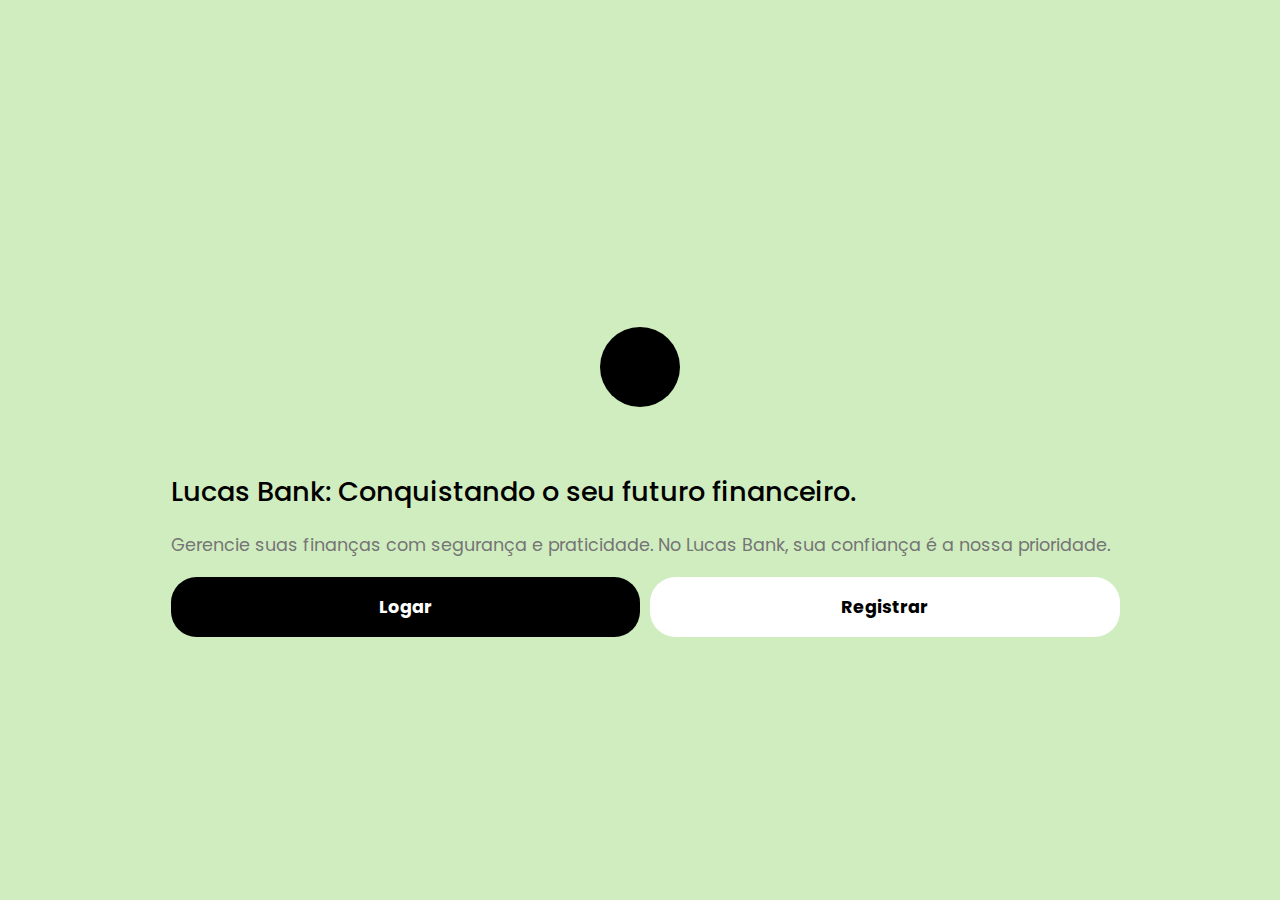
<file: index.html>
<!DOCTYPE html>
<html lang="en">

<head>
    <meta charset="UTF-8">
    <meta name="viewport" content="width=device-width, initial-scale=1.0">
    <title>Página Inicial | LucasBank</title>
    <!-- CSS File -->
    <link rel="stylesheet" href="./assets/css/style.css">
    <!-- JS File -->
    <script src="./" defer></script>
    <!-- Bootstrap -->
    <link rel="stylesheet" href="https://cdn.jsdelivr.net/npm/bootstrap-icons@1.11.3/font/bootstrap-icons.min.css">
</head>

<body>
    <div class="container">
        <div class="logo"></div>

        <div class="content">
            <p class="title">Lucas Bank: Conquistando o seu futuro financeiro.</p>
            <p class="text">Gerencie suas finanças com segurança e praticidade. No Lucas Bank, sua confiança é a nossa
                prioridade.</p>

            <div class="buttons">
                <a href="./pages/login.html" class="btn btn-login">Logar</a>

                <a href="./pages/register.html " class="btn btn-register">Registrar</a>
            </div>
        </div>
    </div>
</body>

</html>
</file>
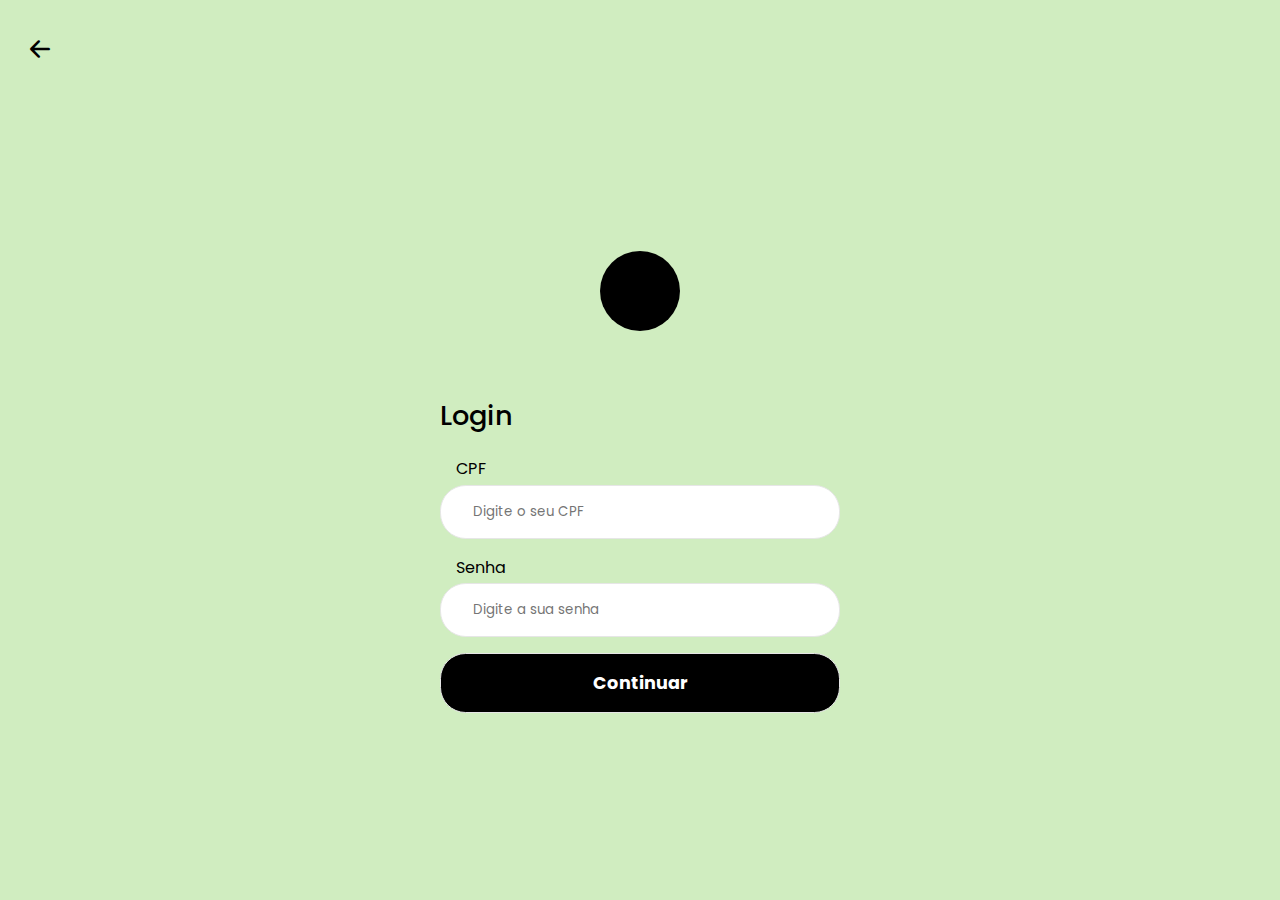
<file: pages/bank.html>
<!DOCTYPE html>
<html lang="en">

<head>
    <meta charset="UTF-8">
    <meta name="viewport" content="width=device-width, initial-scale=1.0">
    <title>Página Inicial | LucasBank</title>
    <!-- CSS File -->
    <link rel="stylesheet" href="../assets/css/bank.css">
    <!-- JS File -->
    <script src="../assets/js/bank.js" defer></script>
    <!-- Bootstrap -->
    <link rel="stylesheet" href="https://cdn.jsdelivr.net/npm/bootstrap-icons@1.11.3/font/bootstrap-icons.min.css">
</head>

<body>
    <div class="container">
        <section class="balance-section">
            <div class="balance-content">
                <div class="profile-pic"></div>

                <div class="balance-info">
                    <p class="balance-title">saldo atual</p>
                    <p class="balance">$<span class="balance-amount">56.980,00</span></p>
                </div>
            </div>

            <div class="util-btns">
                <button class="hide-btn">
                    <i id="hide-icon" class="bi bi-eye-slash-fill"></i>
                </button>

                <button class="logout-btn">
                    <i class="bi bi-person-x-fill"></i>
                </button>
            </div>
        </section>

        <section class="card-section">
            <div class="card">
                <div class="card-top">
                    <p class="card-name">Lucas Carvalho</p>
                    <img src="../assets/images/mastercard.svg" class="card-flag">
                </div>

                <div class="card-chip">
                    <img src="../assets/images/card-chip.png">
                </div>

                <div class="card-bottom">
                    <p class="card-number">1234 5678 9123 4567</p>
                    <p class="card-vadility">10/25</p>
                </div>
            </div>
        </section>

        <section class="actions-section">
            <a href="#" class="action-item">
                <i class="bi bi-cash"></i>
                Depositar
            </a>

            <a href="#" class="action-item">
                <i class="bi bi-wallet2"></i>
                Sacar
            </a>

            <a href="../pages/transfer.html" class="action-item">
                <i class="bi bi-arrow-left-right"></i>
                Transferir
            </a>
        </section>

        <section class="transactions-section">
            <p class="transactions-title">Transações</p>

            <!-- Transaction 1 -->
            <div class="transaction">
                <div class="left-side">
                    <span class="avatar">BM</span>
                    <div class="left-side-txt">
                        <p class="name">Bruna Melo</p>
                        <p class="time">Hoje, 12:30</p>
                    </div>
                </div>
                <div class="transaction-amount">-$438</div>
            </div>

            <!-- Transaction 2 -->
            <div class="transaction">
                <div class="left-side">
                    <span class="avatar">RC</span>
                    <div class="left-side-txt">
                        <p class="name">Rogério Carvalho</p>
                        <p class="time">Hoje, 12:30</p>
                    </div>
                </div>
                <div class="transaction-amount">+$1400</div>
            </div>

            <!-- Transaction 3 -->
            <div class="transaction">
                <div class="left-side">
                    <span class="avatar">NC</span>
                    <div class="left-side-txt">
                        <p class="name">Nínive Carvalho</p>
                        <p class="time">Ontem, 15:32</p>
                    </div>
                </div>
                <div class="transaction-amount">+$200</div>
            </div>
        </section>
    </div>
</body>

</html>
</file>
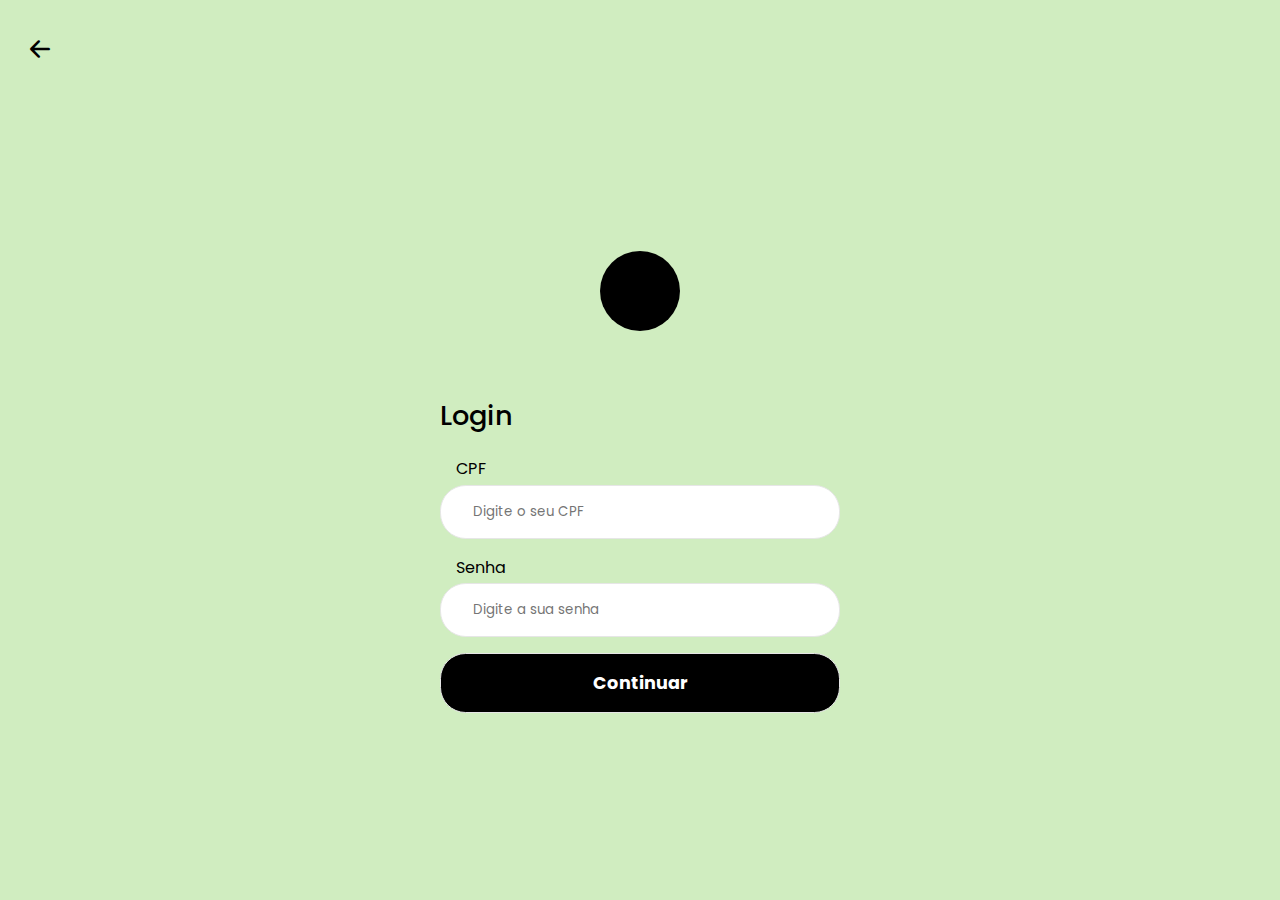
<file: pages/login.html>
<!DOCTYPE html>
<html lang="en">

<head>
    <meta charset="UTF-8">
    <meta name="viewport" content="width=device-width, initial-scale=1, maximum-scale=1, user-scalable=no">
    <title>Login | LucasBank</title>
    <!-- CSS File -->
    <link rel="stylesheet" href="../assets/css/login.css">
    <!-- JS File -->
    <script src="../assets/js/login.js" defer></script>
    <!-- Bootstrap -->
    <link rel="stylesheet" href="https://cdn.jsdelivr.net/npm/bootstrap-icons@1.11.3/font/bootstrap-icons.min.css">
</head>

<body>
    <div class="container">
        <a class="back-btn" href="../index.html">
            <i class="bi bi-arrow-left-short"></i>
        </a>

        <div class="logo"></div>

        <div class="content">
            <p class="title">Login</p>

            <form action="#" id="login-area">
                <div class="cpf">
                    <label for="cpf">CPF</label>
                    <input type="text" name="cpf" id="cpf" placeholder="Digite o seu CPF" autocomplete="off" required>
                </div>

                <div class="password">
                    <label for="password">Senha</label>
                    <input type="password" name="password" id="password" placeholder="Digite a sua senha" autocomplete="off" required>
                </div>
            
                <button class="submit-btn" type="submit">Continuar</button>
            </form>
        </div>
    </div>
</body>

</html>
</file>
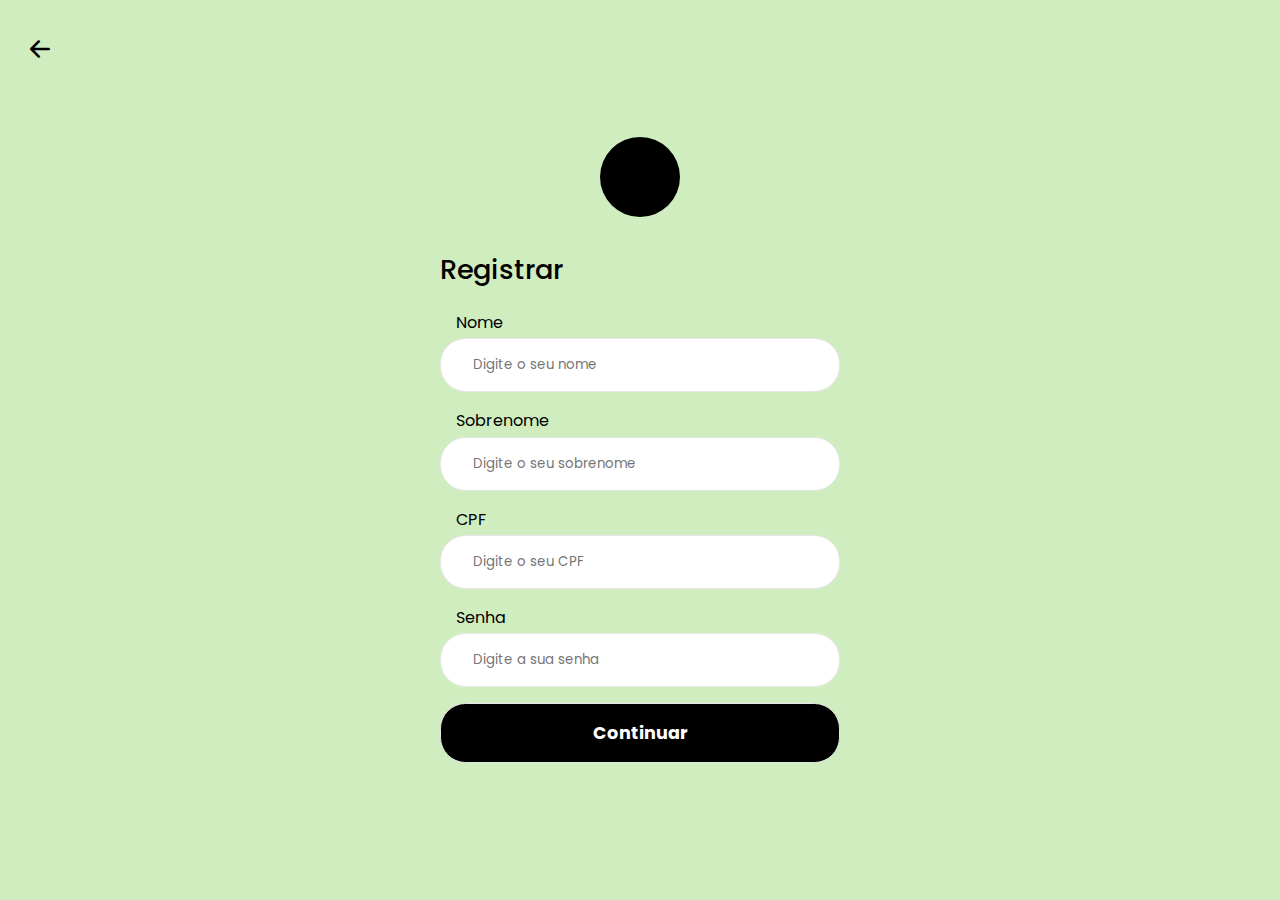
<file: pages/register.html>
<!DOCTYPE html>
<html lang="en">

<head>
    <meta charset="UTF-8">
    <meta name="viewport" content="width=device-width, initial-scale=1, maximum-scale=1, user-scalable=no">
    <title>Registrar | LucasBank</title>
    <!-- CSS File -->
    <link rel="stylesheet" href="../assets/css/register.css">
    <!-- JS File -->
    <script src="../assets/js/register.js" defer></script>
    <!-- Bootstrap -->
    <link rel="stylesheet" href="https://cdn.jsdelivr.net/npm/bootstrap-icons@1.11.3/font/bootstrap-icons.min.css">
</head>

<body>
    <div class="container">
        <a class="back-btn" href="../index.html">
            <i class="bi bi-arrow-left-short"></i>
        </a>

        <div class="logo"></div>

        <div class="content">
            <p class="title">Registrar</p>

            <form action="#" id="register-area">
                <div class="name">
                    <label for="name">Nome</label>
                    <input type="text" name="name" id="name" placeholder="Digite o seu nome" autocomplete="off" required>
                </div>

                <div class="surname">
                    <label for="surname">Sobrenome</label>
                    <input type="text" name="surname" id="surname" placeholder="Digite o seu sobrenome" autocomplete="off" required>
                </div>

                <div class="cpf">
                    <label for="cpf">CPF</label>
                    <input type="text" name="cpf" id="cpf" placeholder="Digite o seu CPF" autocomplete="off" required>
                </div>

                <div class="password">
                    <label for="password">Senha</label>
                    <input type="password" name="password" id="password" placeholder="Digite a sua senha" autocomplete="off" required>
                </div>
            
                <button class="submit-btn" type="submit">Continuar</button>
            </form>
        </div>
    </div>
</body>

</html>
</file>
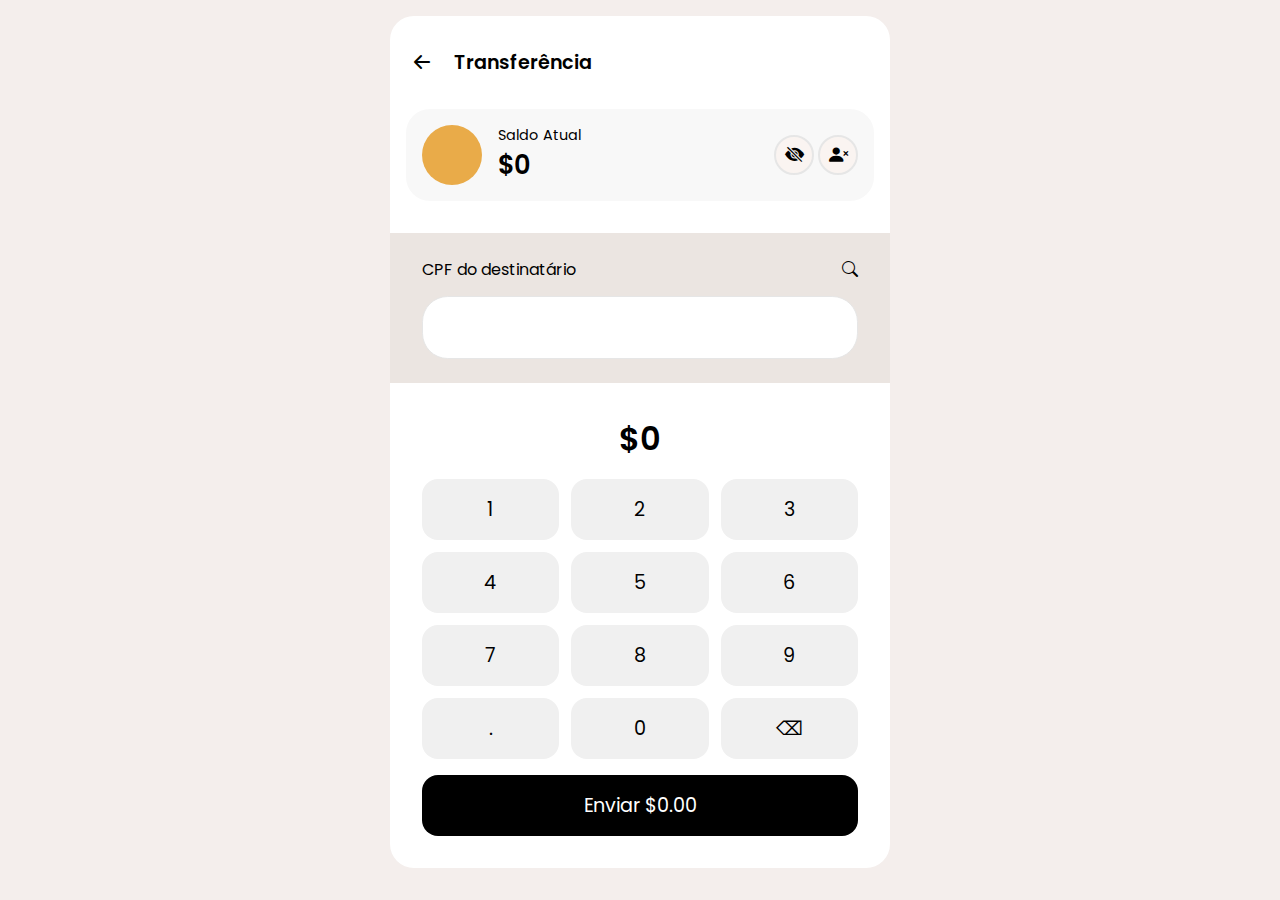
<file: pages/transfer.html>
<!DOCTYPE html>
<html lang="en">

<head>
    <meta charset="UTF-8">
    <meta name="viewport" content="width=device-width, initial-scale=1, maximum-scale=1, user-scalable=no">
    <title>Document</title>
    <!-- CSS File -->
    <link rel="stylesheet" href="../assets/css/transfer.css">
    <!-- JS File -->
    <script src="../assets/js/transfer.js" defer></script>
    <!-- Bootstrap -->
    <link rel="stylesheet" href="https://cdn.jsdelivr.net/npm/bootstrap-icons@1.11.3/font/bootstrap-icons.min.css">
</head>

<body>
    <div class="container">
        <div class="title">
            <a class="back-btn" href="../pages/bank.html">
                <i class="bi bi-arrow-left-short"></i>
            </a>
            <p class="title">Transferência</p>
        </div>

        <section class="balance-section">
            <div class="balance-content">
                <div class="profile-pic"></div>

                <div class="balance-info">
                    <p class="balance-title">Saldo Atual</p>
                    <p class="balance">$<span class="balance-amount">0</span></p>
                </div>
            </div>

            <div class="util-btns">
                <button class="hide-btn">
                    <i id="hide-icon" class="bi bi-eye-slash-fill"></i>
                </button>

                <button class="logout-btn">
                    <i class="bi bi-person-x-fill"></i>
                </button>
            </div>
        </section>

        <section class="beneficiary-section">
            <div class="beneficiary-header">
                <p>CPF do destinatário</p>

                <i class="bi bi-search"></i>
            </div>

            <div class="beneficiary-main">
                <input type="text" name="beneficiary-cpf" id="beneficiary-cpf" autocomplete="off">
            </div>
        </section>

        <section class="transfer-section">
            <p class="amount-display">$<span class="amount">0</span></p>

            <div class="keypad">
                <button class="key">1</button>
                <button class="key">2</button>
                <button class="key">3</button>
                <button class="key">4</button>
                <button class="key">5</button>
                <button class="key">6</button>
                <button class="key">7</button>
                <button class="key">8</button>
                <button class="key">9</button>
                <button class="key">.</button>
                <button class="key">0</button>
                <button class="key delete">⌫</button>
            </div>

            <button class="send-btn" id="send-btn">Enviar <span class="amount">$0.00</span></button>
        </section>
    </div>
</body>

</html>
</file>
<file: assets/css/style.css>
/* Font Import */
@import url('https://fonts.googleapis.com/css2?family=Poppins:ital,wght@0,100;0,200;0,300;0,400;0,500;0,600;0,700;0,800;0,900;1,100;1,200;1,300;1,400;1,500;1,600;1,700;1,800;1,900&display=swap');

/* CSS Reset */
* {
  margin: 0;
  padding: 0;
  box-sizing: border-box;
  font-family: 'Poppins', serif;
}

a {
    text-decoration: none;
}

html, body {
    touch-action: manipulation;
}

.container {
    background-color: #D0EDC0;
    height: 100vh;
    display: flex;
    flex-direction: column;
    align-items: center;
    justify-content: center;
    padding: 0 2rem;
}

.content {
    margin: 0 1rem;
}

.title {
    font-size: 1.7rem;
    font-weight: 500;
    margin-bottom: 1.2rem;
}

.text {
    text-align: justify;
    font-size: 1.1rem;
    color: #757575;
    margin-bottom: 1.2rem;
}

.buttons {
    display: flex;
    align-items: center;
    justify-content: space-between;
    gap: 10px;
}

.btn {
    height: 60px;
    min-width: 50%;
    border: none;
    border-radius: 1.6rem;
    font-weight: bold;
    font-size: 1.1rem;
    background-color: #fff;
    transition: all .3s ease-in-out;
    cursor: pointer;
    color: #fff;
    display: flex;
    align-items: center;
    justify-content: center;
}

.btn-login {
    background-color: #000;
}

.btn-register {
    color: #000;
}

.btn:hover {
    background-color: #547542;
    color: #fff;
}

.logo {
    width: 80px;
    height: 80px;
    border-radius: 50%;
    background-color: #000;
    margin-bottom: 40%;
    animation: float 1s ease-in-out infinite;
}

@keyframes float {
    0% {
        transform: translateY(0);
    }

    50% {
        transform: translateY(-30px);
    }

    100% {
        transform: translateY(0);
    }
}

@media (min-width: 460px) {
    .logo {
        margin: 4rem 0;
    }
}
</file>
<file: assets/css/bank.css>
/* Font Import */
@import url('https://fonts.googleapis.com/css2?family=Poppins:ital,wght@0,100;0,200;0,300;0,400;0,500;0,600;0,700;0,800;0,900;1,100;1,200;1,300;1,400;1,500;1,600;1,700;1,800;1,900&display=swap');

/* CSS Reset */
* {
  margin: 0;
  padding: 0;
  box-sizing: border-box;
  font-family: 'Poppins', serif;
}

html, body {
    touch-action: manipulation;
}

body {
    background-color: #F4EEEC;
    height: 100vh;
}

/* BALANCE SECTION */
.balance-section {
    background-color: #fff;
    margin: 1rem;
    padding: 1rem;
    display: flex;
    justify-content: space-between;
    align-items: center;
    height: 110px;
    border-radius: 1.5rem;
}

.profile-pic {
    height: 60px;
    width: 60px;
    background-color: #E9AB49;
    border-radius: 50%;
}

.balance-content {
    display: flex;
    align-items: center;
    gap: 1rem;
}

.balance-info {
    display: flex;
    flex-direction: column;
    font-size: 1.1rem;
}

.balance-title {
    text-transform: capitalize;
    font-size: .9rem;
}

.balance {
    font-weight: 600;
    font-size: 1.6rem;
}

.hide-btn, .logout-btn {
    height: 40px;
    width: 40px;
    background-color: #FAF4F1;
    border: 2px solid #e6e6e6;
    border-radius: 50%;
    font-size: 1.2rem;
    cursor: pointer;
    transition: all .3s linear;
}

.hide-btn:hover, .logout-btn:hover {
    background-color: #D1EDC0;
    border-color: #D1EDC0;
}

/* CARD SECTION */
.card-section {
    margin: 0 1rem;
}

.card {
    border-radius: 1.5rem;
    height: 250px;
    position: relative;
    box-shadow: rgba(0, 0, 0, 0.24) 0px 3px 8px;
    margin-bottom: 1rem;
}

.card-top {
    padding: 1rem;
    border-radius: 1.5rem 1.5rem 0 0;
    background-color: #000;
    color: #fff;
    display: flex;
    align-items: center;
    justify-content: space-between;
    height: 60%;
}

.card-name {
    font-weight: 600;
    font-size: 1.5rem;
    text-transform: capitalize;
}

.card-chip {
    position: absolute;
    top: 50%;
    left: 20px;
}

.card-bottom {
    display: flex;
    align-items: center;
    justify-content: space-between;
    height: 40%;
    padding: 0 1rem;
    border-radius: 0 0 1.5rem 1.5rem;
    background-color: #D1EDC0;
}

.card-number {
    letter-spacing: 4px;
}

/* ACTIONS SECTION */
.actions-section {
    display: flex;
    background-color: #fff;
    border-radius: 1.5rem;
    margin: 0 1rem 1rem;
    padding: 1.2rem 1rem;
    justify-content: space-around;
}

.action-item {
    display: flex;
    flex-direction: column;
    align-items: center;
    font-size: 1.1rem;
    font-weight: 500;
    cursor: pointer;
    transition: color .3s ease-in-out;
    text-decoration: none;
    color: #000;
    transition: color .3s ease-in-out;
}

.action-item:hover {
    color: #E9AB49;
}

/* TRANSACTION SECTION */
.transactions-section {
    background-color: #fff;
    border-radius: 1.5rem;
    padding: 1rem 2rem;
    margin: 0 1rem;
}

.transactions-title {
    font-size: 1.2rem;
    font-weight: 600;
    padding-bottom: 1rem;
    border-bottom: 1px solid #c6c6c6;
}

.transaction {
    padding: 1rem 0;
    display: flex;
    align-items: center;
    justify-content: space-between;
}

.avatar {
    width: 50px;
    height: 50px;
    display: flex;
    align-items: center;
    justify-content: center;
    font-weight: 600;
    border-radius: 50%;
    background-color: #F1EAD9;
}

.left-side {
    display: flex;
    align-items: center;
    gap: 12px;
}

.name {
    font-weight: 600;
}

.time {
    color: #c6c6c6;
}

.transaction-amount {
    font-weight: 600;
}

@media (min-width: 600px) {
    .container {
        max-width: 60%;
        margin: 0 auto;
    }
}
</file>
<file: assets/css/login.css>
/* Font Import */
@import url('https://fonts.googleapis.com/css2?family=Poppins:ital,wght@0,100;0,200;0,300;0,400;0,500;0,600;0,700;0,800;0,900;1,100;1,200;1,300;1,400;1,500;1,600;1,700;1,800;1,900&display=swap');

/* CSS Reset */
* {
    margin: 0;
    padding: 0;
    box-sizing: border-box;
    font-family: 'Poppins', serif;
}

html, body {
    touch-action: manipulation;
}

.container {
    background-color: #D0EDC0;
    height: 100vh;
    display: flex;
    flex-direction: column;
    align-items: center;
    justify-content: center;
    position: relative;
}

.back-btn {
    position: absolute;
    top: 20px;
    left: 20px;
    font-size: 2.5rem;
    color: #000;
}

.content {
    margin: 0 1rem;
}

.title {
    font-size: 1.7rem;
    font-weight: 500;
    margin-bottom: 1.2rem;
}

#login-area {
    display: flex;
    flex-direction: column;
}

.cpf, .password {
    display: flex;
    flex-direction: column;
}

.cpf label, .password label {
    padding-left: 1rem;
    margin-bottom: .2rem;
}

#cpf, #password {
    margin-bottom: 1rem;
    width: 400px;
    padding: 1rem 2rem;
    border: 1px solid #e6e6e6;
    border-radius: 1.6rem;
    transition: outline .15s ease;
}

#cpf:focus, #password:focus {
    outline: 2px solid #717171;
}

.submit-btn {
    padding: 1rem;
    border: 1px solid #e6e6e6;
    border-radius: 1.6rem;
    background-color: #000;
    color: #fff;
    font-weight: bold;
    font-size: 1.1rem;
    cursor: pointer;
    transition: background-color .2s;
}

.submit-btn:hover {
    background-color: #547542;
}

.logo {
    width: 80px;
    height: 80px;
    border-radius: 50%;
    background-color: #000;
    margin-bottom: 40%;
    animation: float 1s ease-in-out infinite;
}

@keyframes float {
    0% {
        transform: translateY(0);
    }

    50% {
        transform: translateY(-30px);
    }

    100% {
        transform: translateY(0);
    }
}

@media (min-width: 460px) {
    .logo {
        margin: 4rem 0;
    }
}
</file>
<file: assets/css/register.css>
/* Font Import */
@import url('https://fonts.googleapis.com/css2?family=Poppins:ital,wght@0,100;0,200;0,300;0,400;0,500;0,600;0,700;0,800;0,900;1,100;1,200;1,300;1,400;1,500;1,600;1,700;1,800;1,900&display=swap');

/* CSS Reset */
* {
  margin: 0;
  padding: 0;
  box-sizing: border-box;
  font-family: 'Poppins', serif;
}

html, body {
    touch-action: manipulation;
}

.container {
    background-color: #D0EDC0;
    height: 100vh;
    display: flex;
    flex-direction: column;
    align-items: center;
    justify-content: center;
    position: relative;
}

.back-btn {
    position: absolute;
    top: 20px;
    left: 20px;
    font-size: 2.5rem;
    color: #000;
}

.content {
    margin: 0 1rem;
}

.title {
    font-size: 1.7rem;
    font-weight: 500;
    margin-bottom: 1.2rem;
}

#register-area {
    display: flex;
    flex-direction: column;
}

.cpf, .password, .name, .surname {
    display: flex;
    flex-direction: column;
}

.cpf label, .password label, .name label, .surname label {
    padding-left: 1rem;
    margin-bottom: .2rem;
}

#cpf, #password, #name, #surname {
    margin-bottom: 1rem;
    width: 400px;
    padding: 1rem 2rem;
    border: 1px solid #e6e6e6;
    border-radius: 1.6rem;
    transition: outline .15s ease;
}

#cpf:focus, #password:focus, #name:focus, #surname:focus {
    outline: 2px solid #717171;
}

.submit-btn {
    padding: 1rem;
    border: 1px solid #e6e6e6;
    border-radius: 1.6rem;
    background-color: #000;
    color: #fff;
    font-weight: bold;
    font-size: 1.1rem;
    cursor: pointer;
    transition: background-color .2s;
}

.submit-btn:hover {
    background-color: #547542;
}

.logo {
    width: 80px;
    height: 80px;
    border-radius: 50%;
    background-color: #000;
    margin-bottom: 2rem;
    animation: float 1s ease-in-out infinite;
}

@keyframes float {
    0% {
        transform: translateY(0);
    }

    50% {
        transform: translateY(-30px);
    }

    100% {
        transform: translateY(0);
    }
}
</file>
<file: assets/css/transfer.css>
/* Font Import */
@import url('https://fonts.googleapis.com/css2?family=Poppins:ital,wght@0,100;0,200;0,300;0,400;0,500;0,600;0,700;0,800;0,900;1,100;1,200;1,300;1,400;1,500;1,600;1,700;1,800;1,900&display=swap');

/* CSS Reset */
* {
  margin: 0;
  padding: 0;
  box-sizing: border-box;
  font-family: 'Poppins', serif;
}

html, body {
    touch-action: manipulation;
}

body {
    background-color: #F4EEEC;
}

.container {
    background-color: #ffffff;
    border-radius: 1.5rem;
}

.title {
    padding: 1rem;
    font-weight: 600;
    font-size: 1.2rem;
    display: flex;
    align-items: center;
    /* justify-content: space-between; */
}

.back-btn {
    font-size: 2rem;
    color: #000;
}

/* BALANCE SECTION */
.balance-section {
    background-color: #f8f8f8;
    margin: 0 1rem 2rem;
    padding: 1rem;
    display: flex;
    justify-content: space-between;
    align-items: center;
    /* height: 110px;    */
    border-radius: 1.5rem;
}

.profile-pic {
    height: 60px;
    width: 60px;
    background-color: #E9AB49;
    border-radius: 50%;
}

.balance-content {
    display: flex;
    align-items: center;
    gap: 1rem;
}

.balance-info {
    display: flex;
    flex-direction: column;
    font-size: 1.1rem;
}

.balance-title {
    text-transform: capitalize;
    font-size: .9rem;
}

.balance {
    font-weight: 600;
    font-size: 1.6rem;
}

.hide-btn, .logout-btn {
    height: 40px;
    width: 40px;
    background-color: #FAF4F1;
    border: 2px solid #e6e6e6;
    border-radius: 50%;
    font-size: 1.2rem;
    cursor: pointer;
    transition: all .3s linear;
}

.hide-btn:hover, .logout-btn:hover {
    background-color: #D1EDC0;
    border-color: #D1EDC0;
}

/* BENEFICIARY SECTION */
.beneficiary-section {
    background-color: #EBE5E1;
    padding: 1.5rem 2rem;
    display: flex;
    flex-direction: column;
}

.beneficiary-header {
    display: flex;
    justify-content: space-between;
    margin-bottom: .9rem;
}

#beneficiary-cpf {
    width: 100%;
    padding: 1rem 2rem;
    border: 1px solid #e6e6e6;
    border-radius: 1.6rem;
    transition: outline .15s ease;
    font-size: 1.2rem;
}

#beneficiary-cpf:focus {
    outline: 2px solid #717171;
}

.transfer-section {
    display: flex;
    flex-direction: column;
    align-items: center;
    justify-content: center;
    padding: 2rem;
    width: 100%;
    /* border: 2px solid red; */
}   

.amount-display {
    font-size: 2rem;
    font-weight: 600;
    margin-bottom: 1rem;
}

.keypad {
    display: grid;
    grid-template-columns: repeat(3, 1fr);
    gap: 12px;
    margin-bottom: 1rem;
    width: 100%;
}

.key {
    background: #f0f0f0;
    border: none;
    border-radius: 1rem;
    font-size: 1.2rem;
    padding: 1rem;
    cursor: pointer;
    transition: background 0.2s;
}

.send-btn {
    background: #000;
    color: #fff;
    border: none;
    border-radius: 1rem;
    width: 100%;
    padding: 1rem;
    font-size: 1.2rem;
}

@media (min-width: 600px) {
    .container {
        max-width: 500px;
        margin: 1rem auto;
    }
}
</file>
